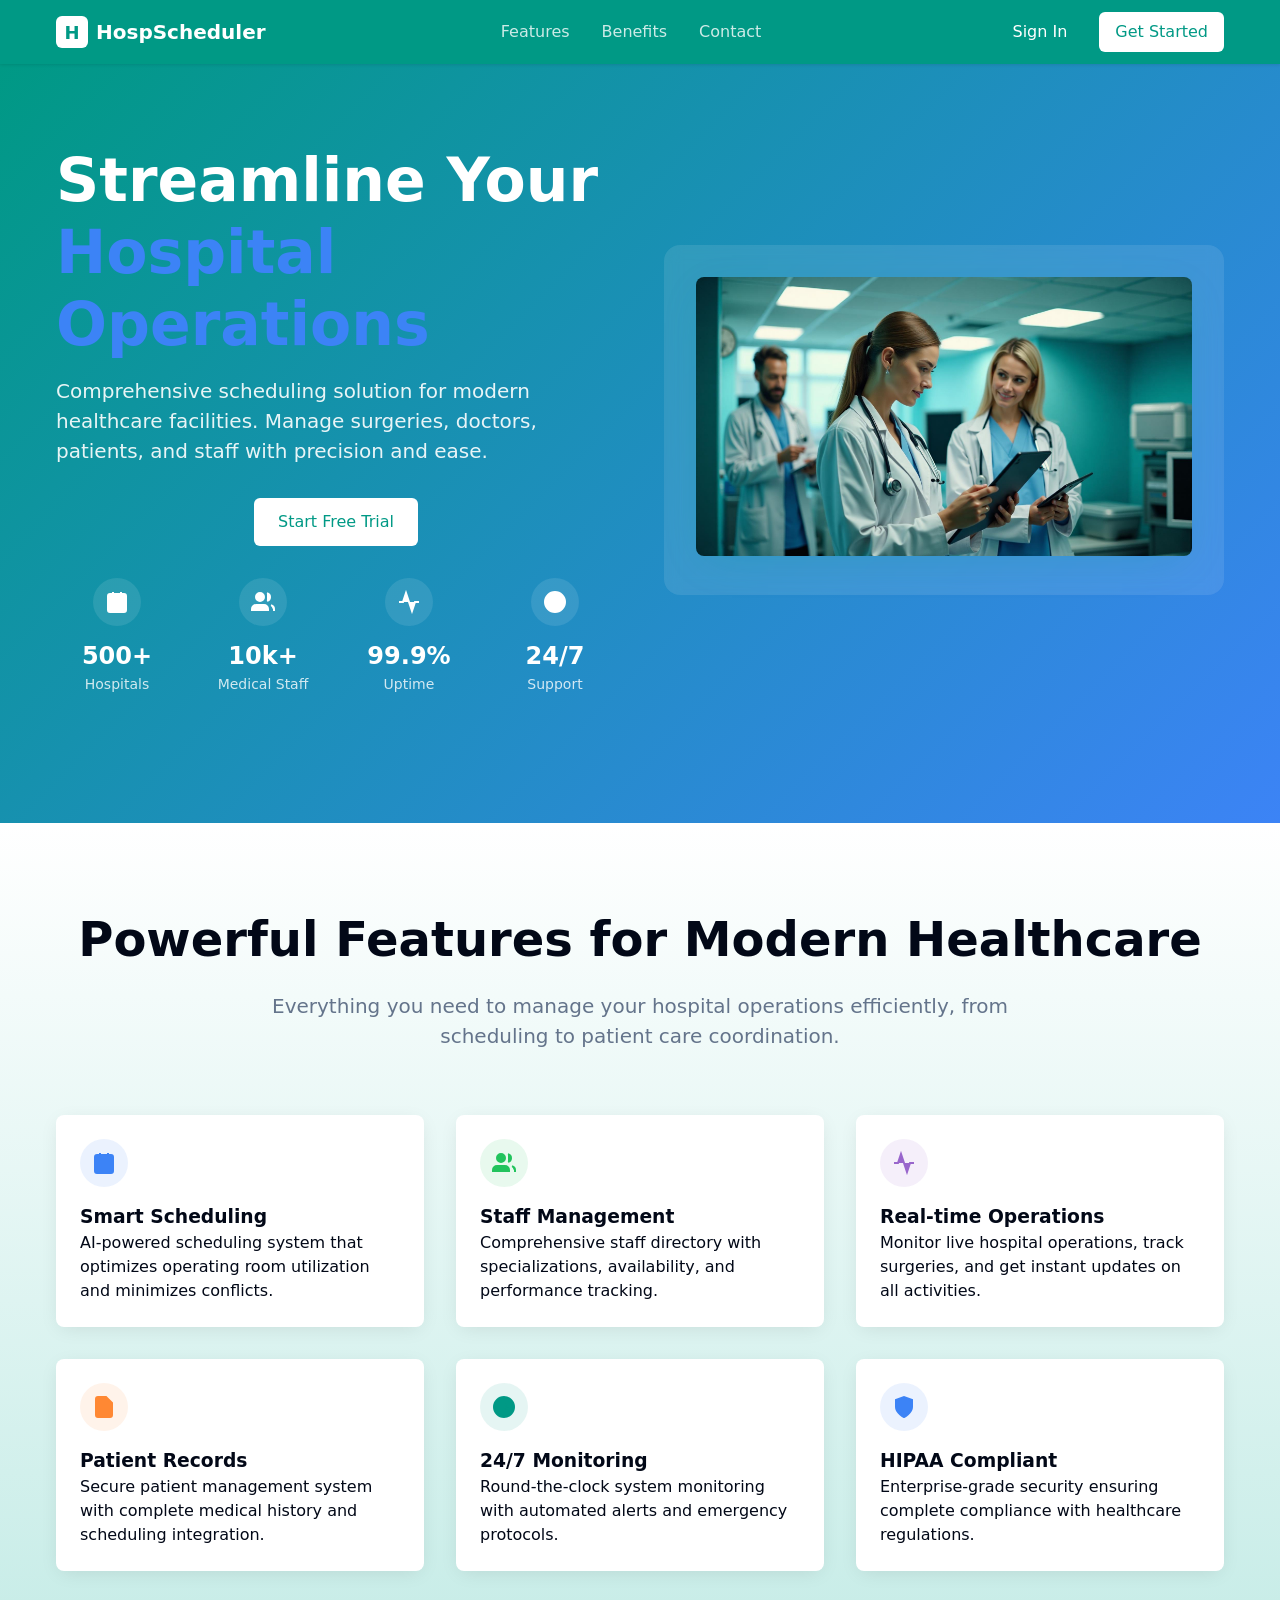
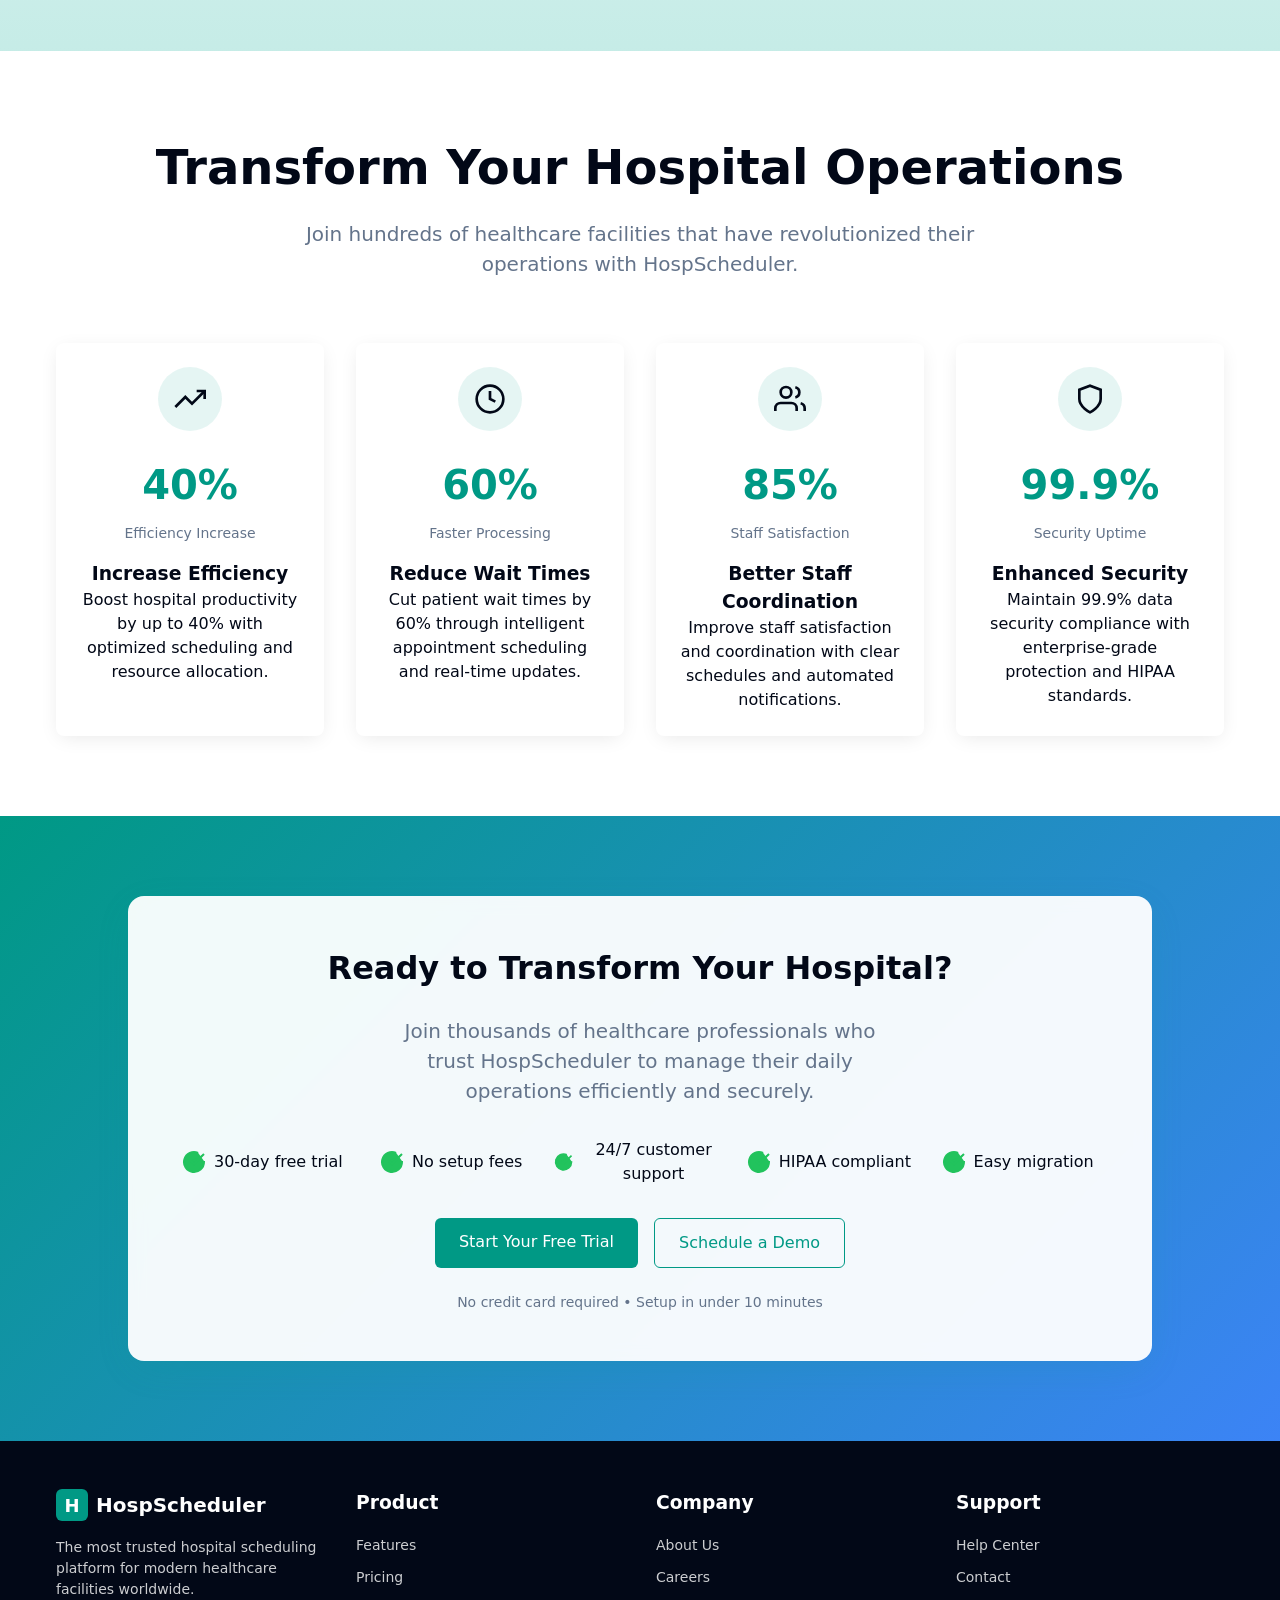
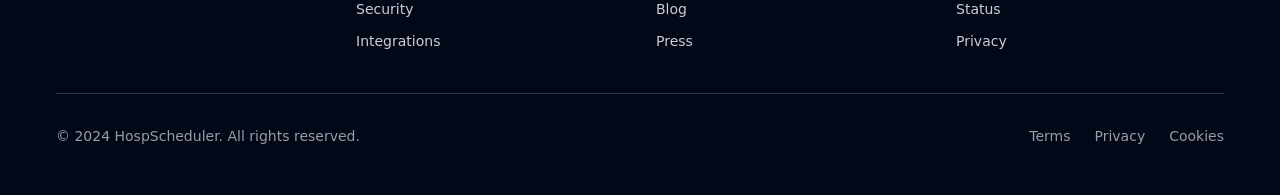
<file: index.html>
<!DOCTYPE html>
<html lang="en">
<head>
    <meta charset="UTF-8">
    <meta name="viewport" content="width=device-width, initial-scale=1.0">
    <title>HospScheduler</title>
    <link rel="stylesheet" href="favicon-32x32.png">
    
    <meta name="description" content="Streamline your hospital operations with HospScheduler. AI-powered scheduling, staff management, patient records, and real-time monitoring for modern healthcare facilities.">
    <meta name="keywords" content="hospital scheduling, healthcare management, medical staff scheduling, patient management, hospital operations, HIPAA compliant">
    <meta name="author" content="HospScheduler">

    <meta property="og:title" content="HospScheduler - Smart Hospital Management Platform">
    <meta property="og:description" content="Comprehensive scheduling solution for modern healthcare facilities. Manage surgeries, doctors, patients, and staff with precision and ease.">
    <meta property="og:type" content="website">

    <meta name="twitter:card" content="summary_large_image">

    <style>
        :root {
            --background: 0 0% 100%;
            --foreground: 222.2 84% 4.9%;
            --card: 0 0% 100%;
            --card-foreground: 222.2 84% 4.9%;
            --primary: 172 100% 30%;
            --primary-foreground: 0 0% 100%;
            --secondary: 172 20% 95%;
            --secondary-foreground: 172 100% 20%;
            --muted: 210 40% 96.1%;
            --muted-foreground: 215.4 16.3% 46.9%;
            --accent: 172 30% 90%;
            --accent-foreground: 172 100% 25%;
            --border: 214.3 31.8% 91.4%;
            --medical-teal: 172 100% 30%;
            --medical-teal-light: 172 50% 85%;
            --medical-blue: 217 91% 60%;
            --medical-purple: 270 50% 60%;
            --medical-orange: 25 100% 60%;
            --medical-green: 142 70% 45%;
            --gradient-hero: linear-gradient(135deg, hsl(var(--medical-teal)), hsl(var(--medical-blue)));
            --gradient-feature: linear-gradient(180deg, hsl(var(--background)), hsl(var(--medical-teal-light)));
            --shadow-medical: 0 10px 40px -10px hsl(var(--medical-teal) / 0.2);
            --shadow-card: 0 4px 20px -4px hsl(222.2 84% 4.9% / 0.1);
        }

        * {
            margin: 0;
            padding: 0;
            box-sizing: border-box;
        }

        body {
            font-family: system-ui, -apple-system, sans-serif;
            background: hsl(var(--background));
            color: hsl(var(--foreground));
            line-height: 1.5;
        }

        .container {
            max-width: 1200px;
            margin: 0 auto;
            padding: 0 1rem;
        }

        /* Header Styles */
        .header {
            background: hsl(var(--primary));
            box-shadow: 0 1px 3px rgba(0, 0, 0, 0.1);
            position: sticky;
            top: 0;
            z-index: 50;
        }

        .header-content {
            display: flex;
            align-items: center;
            justify-content: space-between;
            height: 4rem;
        }

        .logo {
            display: flex;
            align-items: center;
            gap: 0.5rem;
        }

        .logo-icon {
            width: 2rem;
            height: 2rem;
            background: hsl(var(--primary-foreground));
            border-radius: 0.375rem;
            display: flex;
            align-items: center;
            justify-content: center;
            font-weight: bold;
            font-size: 1.125rem;
            color: hsl(var(--primary));
        }

        .logo-text {
            color: hsl(var(--primary-foreground));
            font-size: 1.25rem;
            font-weight: bold;
        }

        .nav {
            display: none;
            gap: 2rem;
        }

        .nav a {
            color: hsla(var(--primary-foreground) / 0.8);
            text-decoration: none;
            transition: color 0.2s;
        }

        .nav a:hover {
            color: hsl(var(--primary-foreground));
        }

        .header-buttons {
            display: flex;
            align-items: center;
            gap: 1rem;
        }

        .btn {
            padding: 0.5rem 1rem;
            border-radius: 0.375rem;
            border: none;
            cursor: pointer;
            font-weight: 500;
            text-decoration: none;
            display: inline-block;
            transition: all 0.2s;
        }

        .btn-ghost {
            background: transparent;
            color: hsl(var(--primary-foreground));
        }

        .btn-ghost:hover {
            background: hsla(var(--primary-foreground) / 0.1);
        }

        .btn-secondary {
            background: hsl(var(--primary-foreground));
            color: hsl(var(--primary));
        }

        .btn-secondary:hover {
            background: hsla(var(--primary-foreground) / 0.9);
        }

        .btn-lg {
            padding: 0.75rem 1.5rem;
            font-size: 1rem;
        }

        .btn-outline {
            background: transparent;
            border: 1px solid hsl(var(--primary-foreground));
            color: hsl(var(--primary-foreground));
        }

        .btn-outline:hover {
            background: hsla(var(--primary-foreground) / 0.1);
        }

        /* Hero Section */
        .hero {
            background: var(--gradient-hero);
            color: hsl(var(--primary-foreground));
            padding: 5rem 0 8rem;
        }

        .hero-grid {
            display: grid;
            grid-template-columns: 1fr;
            gap: 3rem;
            align-items: center;
        }

        .hero-content {
            text-align: center;
        }

        .hero h1 {
            font-size: 2.5rem;
            font-weight: bold;
            line-height: 1.2;
            margin-bottom: 1rem;
        }

        .hero-highlight {
            color: hsl(var(--medical-blue));
            display: block;
        }

        .hero p {
            font-size: 1.25rem;
            margin-bottom: 2rem;
            opacity: 0.9;
        }

        .hero-buttons {
            display: flex;
            flex-direction: column;
            gap: 1rem;
            margin-bottom: 2rem;
            justify-content: center;
        }

        .stats-grid {
            display: grid;
            grid-template-columns: repeat(2, 1fr);
            gap: 1.5rem;
            margin-top: 2rem;
        }

        .stat {
            text-align: center;
        }

        .stat-icon {
            width: 3rem;
            height: 3rem;
            background: hsla(var(--primary-foreground) / 0.1);
            border-radius: 50%;
            margin: 0 auto 0.75rem;
            display: flex;
            align-items: center;
            justify-content: center;
        }

        .stat-value {
            font-size: 1.5rem;
            font-weight: bold;
        }

        .stat-label {
            font-size: 0.875rem;
            opacity: 0.8;
        }

        .hero-image {
            position: relative;
        }

        .hero-image-container {
            background: hsla(var(--primary-foreground) / 0.1);
            border-radius: 1rem;
            padding: 2rem;
            backdrop-filter: blur(8px);
        }

        .hero-image img {
            width: 100%;
            height: auto;
            border-radius: 0.5rem;
            box-shadow: var(--shadow-medical);
        }

        /* Features Section */
        .features {
            padding: 5rem 0;
            background: var(--gradient-feature);
        }

        .section-header {
            text-align: center;
            margin-bottom: 4rem;
        }

        .section-title {
            font-size: 2rem;
            font-weight: bold;
            margin-bottom: 1rem;
        }

        .section-description {
            font-size: 1.25rem;
            color: hsl(var(--muted-foreground));
            max-width: 48rem;
            margin: 0 auto;
        }

        .features-grid {
            display: grid;
            grid-template-columns: 1fr;
            gap: 2rem;
        }

        .card {
            background: hsl(var(--card));
            border-radius: 0.5rem;
            padding: 1.5rem;
            box-shadow: var(--shadow-card);
            transition: all 0.3s;
        }

        .card:hover {
            box-shadow: var(--shadow-medical);
        }

        .feature-icon {
            width: 3rem;
            height: 3rem;
            border-radius: 50%;
            display: flex;
            align-items: center;
            justify-content: center;
            margin-bottom: 1rem;
        }

        .feature-icon.medical-blue {
            background: hsla(var(--medical-blue) / 0.1);
            color: hsl(var(--medical-blue));
        }

        .feature-icon.medical-green {
            background: hsla(var(--medical-green) / 0.1);
            color: hsl(var(--medical-green));
        }

        .feature-icon.medical-purple {
            background: hsla(var(--medical-purple) / 0.1);
            color: hsl(var(--medical-purple));
        }

        .feature-icon.medical-orange {
            background: hsla(var(--medical-orange) / 0.1);
            color: hsl(var(--medical-orange));
        }

        .feature-icon.medical-teal {
            background: hsla(var(--medical-teal) / 0.1);
            color: hsl(var(--medical-teal));
        }

        .feature h3 {
            font-size: 1.25rem;
            font-weight: 600;
            margin-bottom: 0.75rem;
        }

        /* Benefits Section */
        .benefits {
            padding: 5rem 0;
            background: hsl(var(--background));
        }

        .benefits-grid {
            display: grid;
            grid-template-columns: 1fr;
            gap: 2rem;
        }

        .benefit-card {
            text-align: center;
        }

        .benefit-icon {
            width: 4rem;
            height: 4rem;
            background: hsla(var(--primary) / 0.1);
            border-radius: 50%;
            display: flex;
            align-items: center;
            justify-content: center;
            margin: 0 auto 1.5rem;
        }

        .benefit-percentage {
            font-size: 2.5rem;
            font-weight: bold;
            color: hsl(var(--primary));
            margin-bottom: 0.5rem;
        }

        .benefit-metric {
            font-size: 0.875rem;
            color: hsl(var(--muted-foreground));
            margin-bottom: 1rem;
        }

        .benefit h3 {
            font-size: 1.25rem;
            font-weight: 600;
            margin-bottom: 0.75rem;
        }

        /* CTA Section */
        .cta {
            padding: 5rem 0;
            background: var(--gradient-hero);
        }

        .cta-card {
            max-width: 64rem;
            margin: 0 auto;
            background: hsla(var(--primary-foreground) / 0.95);
            backdrop-filter: blur(8px);
            border-radius: 1rem;
            padding: 3rem;
            text-align: center;
            box-shadow: var(--shadow-medical);
        }

        .cta h2 {
            font-size: 2rem;
            font-weight: bold;
            color: hsl(var(--foreground));
            margin-bottom: 1.5rem;
        }

        .cta-description {
            font-size: 1.25rem;
            color: hsl(var(--muted-foreground));
            margin-bottom: 2rem;
            max-width: 32rem;
            margin-left: auto;
            margin-right: auto;
        }

        .features-list {
            display: grid;
            grid-template-columns: 1fr;
            gap: 1rem;
            margin-bottom: 2rem;
        }

        .feature-item {
            display: flex;
            align-items: center;
            justify-content: center;
            gap: 0.5rem;
        }

        .cta-buttons {
            display: flex;
            flex-direction: column;
            gap: 1rem;
            justify-content: center;
        }

        .btn-primary {
            background: hsl(var(--primary));
            color: hsl(var(--primary-foreground));
        }

        .btn-primary:hover {
            background: hsla(var(--primary) / 0.9);
        }

        .btn-outline-primary {
            background: transparent;
            border: 1px solid hsl(var(--primary));
            color: hsl(var(--primary));
        }

        .btn-outline-primary:hover {
            background: hsla(var(--primary) / 0.1);
        }

        .cta-note {
            font-size: 0.875rem;
            color: hsl(var(--muted-foreground));
            margin-top: 1.5rem;
        }

        /* Footer */
        .footer {
            background: hsl(var(--foreground));
            color: hsl(var(--background));
            padding: 3rem 0;
        }

        .footer-grid {
            display: grid;
            grid-template-columns: 1fr;
            gap: 2rem;
        }

        .footer-brand {
            margin-bottom: 2rem;
        }

        .footer-logo {
            display: flex;
            align-items: center;
            gap: 0.5rem;
            margin-bottom: 1rem;
        }

        .footer-logo-icon {
            width: 2rem;
            height: 2rem;
            background: hsl(var(--primary));
            border-radius: 0.375rem;
            display: flex;
            align-items: center;
            justify-content: center;
            font-weight: bold;
            font-size: 1.125rem;
            color: hsl(var(--primary-foreground));
        }

        .footer-logo-text {
            font-size: 1.25rem;
            font-weight: bold;
        }

        .footer-description {
            color: hsla(var(--background) / 0.8);
            font-size: 0.875rem;
        }

        .footer-section h3 {
            font-weight: 600;
            margin-bottom: 1rem;
        }

        .footer-section ul {
            list-style: none;
        }

        .footer-section li {
            margin-bottom: 0.5rem;
        }

        .footer-section a {
            color: hsla(var(--background) / 0.8);
            text-decoration: none;
            font-size: 0.875rem;
            transition: color 0.2s;
        }

        .footer-section a:hover {
            color: hsl(var(--background));
        }

        .footer-bottom {
            border-top: 1px solid hsla(var(--background) / 0.2);
            margin-top: 2rem;
            padding-top: 2rem;
            display: flex;
            flex-direction: column;
            align-items: center;
            gap: 1rem;
        }

        .footer-copyright {
            color: hsla(var(--background) / 0.6);
            font-size: 0.875rem;
        }

        .footer-links {
            display: flex;
            gap: 1.5rem;
        }

        .footer-links a {
            color: hsla(var(--background) / 0.6);
            text-decoration: none;
            font-size: 0.875rem;
            transition: color 0.2s;
        }

        .footer-links a:hover {
            color: hsl(var(--background));
        }

        /* Icons */
        .icon {
            width: 1.5rem;
            height: 1.5rem;
            fill: currentColor;
        }

        .icon-lg {
            width: 2rem;
            height: 2rem;
        }

        /* Responsive Design */
        @media (min-width: 640px) {
            .hero-buttons {
                flex-direction: row;
            }

            .stats-grid {
                grid-template-columns: repeat(4, 1fr);
            }

            .cta-buttons {
                flex-direction: row;
            }

            .features-list {
                grid-template-columns: repeat(5, 1fr);
            }

            .footer-bottom {
                flex-direction: row;
                justify-content: space-between;
            }
        }

        @media (min-width: 768px) {
            .nav {
                display: flex;
            }

            .hero h1 {
                font-size: 3rem;
            }

            .section-title {
                font-size: 2.5rem;
            }

            .features-grid {
                grid-template-columns: repeat(2, 1fr);
            }

            .benefits-grid {
                grid-template-columns: repeat(2, 1fr);
            }

            .footer-grid {
                grid-template-columns: repeat(4, 1fr);
            }
        }

        @media (min-width: 1024px) {
            .hero {
                padding: 5rem 0 8rem;
            }

            .hero-grid {
                grid-template-columns: 1fr 1fr;
            }

            .hero-content {
                text-align: left;
            }

            .hero h1 {
                font-size: 3.75rem;
            }

            .section-title {
                font-size: 3rem;
            }

            .features-grid {
                grid-template-columns: repeat(3, 1fr);
            }

            .benefits-grid {
                grid-template-columns: repeat(4, 1fr);
            }
        }
    </style>
</head>
<body>
    <!-- Header -->
    <header class="header">
        <div class="container">
            <div class="header-content">
                <div class="logo">
                    <div class="logo-icon">H</div>
                    <span class="logo-text">HospScheduler</span>
                </div>
                
                <nav class="nav">
                    <a href="#features">Features</a>
                    <a href="#benefits">Benefits</a>
                    <a href="#contact">Contact</a>
                </nav>

                <div class="header-buttons">
                    <a href="index2.html" class="btn btn-ghost">Sign In</a>
                    <a href="index2.html" class="btn btn-secondary">Get Started</a>

                </div>
            </div>
        </div>
    </header>

    <!-- Hero Section -->
    <section class="hero">
        <div class="container">
            <div class="hero-grid">
                <div class="hero-content">
                    <h1>
                        Streamline Your
                        <span class="hero-highlight">Hospital Operations</span>
                    </h1>
                    <p>
                        Comprehensive scheduling solution for modern healthcare facilities. 
                        Manage surgeries, doctors, patients, and staff with precision and ease.
                    </p>

                    <div class="hero-buttons">
                        <a href="index2.html" class="btn btn-lg btn-secondary">Start Free Trial</a>

                    </div>

                    <div class="stats-grid">
                        <div class="stat">
                            <div class="stat-icon">
                                <svg class="icon" viewBox="0 0 24 24" fill="none" stroke="currentColor" stroke-width="2">
                                    <rect x="3" y="4" width="18" height="18" rx="2" ry="2"/>
                                    <line x1="16" y1="2" x2="16" y2="6"/>
                                    <line x1="8" y1="2" x2="8" y2="6"/>
                                    <line x1="3" y1="10" x2="21" y2="10"/>
                                </svg>
                            </div>
                            <div class="stat-value">500+</div>
                            <div class="stat-label">Hospitals</div>
                        </div>
                        <div class="stat">
                            <div class="stat-icon">
                                <svg class="icon" viewBox="0 0 24 24" fill="none" stroke="currentColor" stroke-width="2">
                                    <path d="M17 21v-2a4 4 0 0 0-4-4H5a4 4 0 0 0-4 4v2"/>
                                    <circle cx="9" cy="7" r="4"/>
                                    <path d="M23 21v-2a4 4 0 0 0-3-3.87"/>
                                    <path d="M16 3.13a4 4 0 0 1 0 7.75"/>
                                </svg>
                            </div>
                            <div class="stat-value">10k+</div>
                            <div class="stat-label">Medical Staff</div>
                        </div>
                        <div class="stat">
                            <div class="stat-icon">
                                <svg class="icon" viewBox="0 0 24 24" fill="none" stroke="currentColor" stroke-width="2">
                                    <polyline points="22,12 18,12 15,21 9,3 6,12 2,12"/>
                                </svg>
                            </div>
                            <div class="stat-value">99.9%</div>
                            <div class="stat-label">Uptime</div>
                        </div>
                        <div class="stat">
                            <div class="stat-icon">
                                <svg class="icon" viewBox="0 0 24 24" fill="none" stroke="currentColor" stroke-width="2">
                                    <circle cx="12" cy="12" r="10"/>
                                    <polyline points="12,6 12,12 16,14"/>
                                </svg>
                            </div>
                            <div class="stat-value">24/7</div>
                            <div class="stat-label">Support</div>
                        </div>
                    </div>
                </div>

                <div class="hero-image">
                    <div class="hero-image-container">
                        <img src="hero-medical.jpg" alt="HospScheduler dashboard interface showing modern hospital management">
                    </div>
                </div>
            </div>
        </div>
    </section>

    <!-- Features Section -->
    <section id="features" class="features">
        <div class="container">
            <div class="section-header">
                <h2 class="section-title">Powerful Features for Modern Healthcare</h2>
                <p class="section-description">
                    Everything you need to manage your hospital operations efficiently, 
                    from scheduling to patient care coordination.
                </p>
            </div>

            <div class="features-grid">
                <div class="card">
                    <div class="feature-icon medical-blue">
                        <svg class="icon" viewBox="0 0 24 24" fill="none" stroke="currentColor" stroke-width="2">
                            <rect x="3" y="4" width="18" height="18" rx="2" ry="2"/>
                            <line x1="16" y1="2" x2="16" y2="6"/>
                            <line x1="8" y1="2" x2="8" y2="6"/>
                            <line x1="3" y1="10" x2="21" y2="10"/>
                        </svg>
                    </div>
                    <h3>Smart Scheduling</h3>
                    <p>AI-powered scheduling system that optimizes operating room utilization and minimizes conflicts.</p>
                </div>

                <div class="card">
                    <div class="feature-icon medical-green">
                        <svg class="icon" viewBox="0 0 24 24" fill="none" stroke="currentColor" stroke-width="2">
                            <path d="M17 21v-2a4 4 0 0 0-4-4H5a4 4 0 0 0-4 4v2"/>
                            <circle cx="9" cy="7" r="4"/>
                            <path d="M23 21v-2a4 4 0 0 0-3-3.87"/>
                            <path d="M16 3.13a4 4 0 0 1 0 7.75"/>
                        </svg>
                    </div>
                    <h3>Staff Management</h3>
                    <p>Comprehensive staff directory with specializations, availability, and performance tracking.</p>
                </div>

                <div class="card">
                    <div class="feature-icon medical-purple">
                        <svg class="icon" viewBox="0 0 24 24" fill="none" stroke="currentColor" stroke-width="2">
                            <polyline points="22,12 18,12 15,21 9,3 6,12 2,12"/>
                        </svg>
                    </div>
                    <h3>Real-time Operations</h3>
                    <p>Monitor live hospital operations, track surgeries, and get instant updates on all activities.</p>
                </div>

                <div class="card">
                    <div class="feature-icon medical-orange">
                        <svg class="icon" viewBox="0 0 24 24" fill="none" stroke="currentColor" stroke-width="2">
                            <path d="M14 2H6a2 2 0 0 0-2 2v16a2 2 0 0 0 2 2h12a2 2 0 0 0 2-2V8z"/>
                            <polyline points="14,2 14,8 20,8"/>
                            <line x1="16" y1="13" x2="8" y2="13"/>
                            <line x1="16" y1="17" x2="8" y2="17"/>
                            <polyline points="10,9 9,9 8,9"/>
                        </svg>
                    </div>
                    <h3>Patient Records</h3>
                    <p>Secure patient management system with complete medical history and scheduling integration.</p>
                </div>

                <div class="card">
                    <div class="feature-icon medical-teal">
                        <svg class="icon" viewBox="0 0 24 24" fill="none" stroke="currentColor" stroke-width="2">
                            <circle cx="12" cy="12" r="10"/>
                            <polyline points="12,6 12,12 16,14"/>
                        </svg>
                    </div>
                    <h3>24/7 Monitoring</h3>
                    <p>Round-the-clock system monitoring with automated alerts and emergency protocols.</p>
                </div>

                <div class="card">
                    <div class="feature-icon medical-blue">
                        <svg class="icon" viewBox="0 0 24 24" fill="none" stroke="currentColor" stroke-width="2">
                            <path d="M12 22s8-4 8-10V5l-8-3-8 3v7c0 6 8 10 8 10z"/>
                        </svg>
                    </div>
                    <h3>HIPAA Compliant</h3>
                    <p>Enterprise-grade security ensuring complete compliance with healthcare regulations.</p>
                </div>
            </div>
        </div>
    </section>

    <!-- Benefits Section -->
    <section id="benefits" class="benefits">
        <div class="container">
            <div class="section-header">
                <h2 class="section-title">Transform Your Hospital Operations</h2>
                <p class="section-description">
                    Join hundreds of healthcare facilities that have revolutionized their operations with HospScheduler.
                </p>
            </div>

            <div class="benefits-grid">
                <div class="card benefit-card">
                    <div class="benefit-icon">
                        <svg class="icon-lg" viewBox="0 0 24 24" fill="none" stroke="currentColor" stroke-width="2">
                            <polyline points="23 6 13.5 15.5 8.5 10.5 1 18"/>
                            <polyline points="17 6 23 6 23 12"/>
                        </svg>
                    </div>
                    <div class="benefit-percentage">40%</div>
                    <div class="benefit-metric">Efficiency Increase</div>
                    <h3>Increase Efficiency</h3>
                    <p>Boost hospital productivity by up to 40% with optimized scheduling and resource allocation.</p>
                </div>

                <div class="card benefit-card">
                    <div class="benefit-icon">
                        <svg class="icon-lg" viewBox="0 0 24 24" fill="none" stroke="currentColor" stroke-width="2">
                            <circle cx="12" cy="12" r="10"/>
                            <polyline points="12,6 12,12 16,14"/>
                        </svg>
                    </div>
                    <div class="benefit-percentage">60%</div>
                    <div class="benefit-metric">Faster Processing</div>
                    <h3>Reduce Wait Times</h3>
                    <p>Cut patient wait times by 60% through intelligent appointment scheduling and real-time updates.</p>
                </div>

                <div class="card benefit-card">
                    <div class="benefit-icon">
                        <svg class="icon-lg" viewBox="0 0 24 24" fill="none" stroke="currentColor" stroke-width="2">
                            <path d="M17 21v-2a4 4 0 0 0-4-4H5a4 4 0 0 0-4 4v2"/>
                            <circle cx="9" cy="7" r="4"/>
                            <path d="M23 21v-2a4 4 0 0 0-3-3.87"/>
                            <path d="M16 3.13a4 4 0 0 1 0 7.75"/>
                        </svg>
                    </div>
                    <div class="benefit-percentage">85%</div>
                    <div class="benefit-metric">Staff Satisfaction</div>
                    <h3>Better Staff Coordination</h3>
                    <p>Improve staff satisfaction and coordination with clear schedules and automated notifications.</p>
                </div>

                <div class="card benefit-card">
                    <div class="benefit-icon">
                        <svg class="icon-lg" viewBox="0 0 24 24" fill="none" stroke="currentColor" stroke-width="2">
                            <path d="M12 22s8-4 8-10V5l-8-3-8 3v7c0 6 8 10 8 10z"/>
                        </svg>
                    </div>
                    <div class="benefit-percentage">99.9%</div>
                    <div class="benefit-metric">Security Uptime</div>
                    <h3>Enhanced Security</h3>
                    <p>Maintain 99.9% data security compliance with enterprise-grade protection and HIPAA standards.</p>
                </div>
            </div>
        </div>
    </section>

    <!-- CTA Section -->
    <section class="cta">
        <div class="container">
            <div class="cta-card">
                <h2>Ready to Transform Your Hospital?</h2>
                <p class="cta-description">
                    Join thousands of healthcare professionals who trust HospScheduler 
                    to manage their daily operations efficiently and securely.
                </p>

                <div class="features-list">
                    <div class="feature-item">
                        <svg class="icon" viewBox="0 0 24 24" fill="none" stroke="currentColor" stroke-width="2" style="color: hsl(var(--medical-green));">
                            <path d="M22 11.08V12a10 10 0 1 1-5.93-9.14"/>
                            <polyline points="22,4 12,14.01 9,11.01"/>
                        </svg>
                        <span>30-day free trial</span>
                    </div>
                    <div class="feature-item">
                        <svg class="icon" viewBox="0 0 24 24" fill="none" stroke="currentColor" stroke-width="2" style="color: hsl(var(--medical-green));">
                            <path d="M22 11.08V12a10 10 0 1 1-5.93-9.14"/>
                            <polyline points="22,4 12,14.01 9,11.01"/>
                        </svg>
                        <span>No setup fees</span>
                    </div>
                    <div class="feature-item">
                        <svg class="icon" viewBox="0 0 24 24" fill="none" stroke="currentColor" stroke-width="2" style="color: hsl(var(--medical-green));">
                            <path d="M22 11.08V12a10 10 0 1 1-5.93-9.14"/>
                            <polyline points="22,4 12,14.01 9,11.01"/>
                        </svg>
                        <span>24/7 customer support</span>
                    </div>
                    <div class="feature-item">
                        <svg class="icon" viewBox="0 0 24 24" fill="none" stroke="currentColor" stroke-width="2" style="color: hsl(var(--medical-green));">
                            <path d="M22 11.08V12a10 10 0 1 1-5.93-9.14"/>
                            <polyline points="22,4 12,14.01 9,11.01"/>
                        </svg>
                        <span>HIPAA compliant</span>
                    </div>
                    <div class="feature-item">
                        <svg class="icon" viewBox="0 0 24 24" fill="none" stroke="currentColor" stroke-width="2" style="color: hsl(var(--medical-green));">
                            <path d="M22 11.08V12a10 10 0 1 1-5.93-9.14"/>
                            <polyline points="22,4 12,14.01 9,11.01"/>
                        </svg>
                        <span>Easy migration</span>
                    </div>
                </div>

                <div class="cta-buttons">
                    <a href="index2.html" class="btn btn-lg btn-primary">Start Your Free Trial</a>

                    <a href="index2.html" class="btn btn-lg btn-outline-primary">Schedule a Demo</a>

                </div>

                <p class="cta-note">
                    No credit card required • Setup in under 10 minutes
                </p>
            </div>
        </div>
    </section>

    <!-- Footer -->
    <footer class="footer">
        <div class="container">
            <div class="footer-grid">
                <div class="footer-brand">
                    <div class="footer-logo">
                        <div class="footer-logo-icon">H</div>
                        <span class="footer-logo-text">HospScheduler</span>
                    </div>
                    <p class="footer-description">
                        The most trusted hospital scheduling platform for modern healthcare facilities worldwide.
                    </p>
                </div>

                <div class="footer-section">
                    <h3>Product</h3>
                    <ul>
                        <li><a href="#">Features</a></li>
                        <li><a href="#">Pricing</a></li>
                        <li><a href="#">Security</a></li>
                        <li><a href="#">Integrations</a></li>
                    </ul>
                </div>

                <div class="footer-section">
                    <h3>Company</h3>
                    <ul>
                        <li><a href="#">About Us</a></li>
                        <li><a href="#">Careers</a></li>
                        <li><a href="#">Blog</a></li>
                        <li><a href="#">Press</a></li>
                    </ul>
                </div>

                <div class="footer-section">
                    <h3>Support</h3>
                    <ul>
                        <li><a href="#">Help Center</a></li>
                        <li><a href="#">Contact</a></li>
                        <li><a href="#">Status</a></li>
                        <li><a href="#">Privacy</a></li>
                    </ul>
                </div>
            </div>

            <div class="footer-bottom">
                <p class="footer-copyright">
                    © 2024 HospScheduler. All rights reserved.
                </p>
                <div class="footer-links">
                    <a href="#">Terms</a>
                    <a href="#">Privacy</a>
                    <a href="#">Cookies</a>
                </div>
            </div>
        </div>
    </footer>
</body>
</html>
</file>
